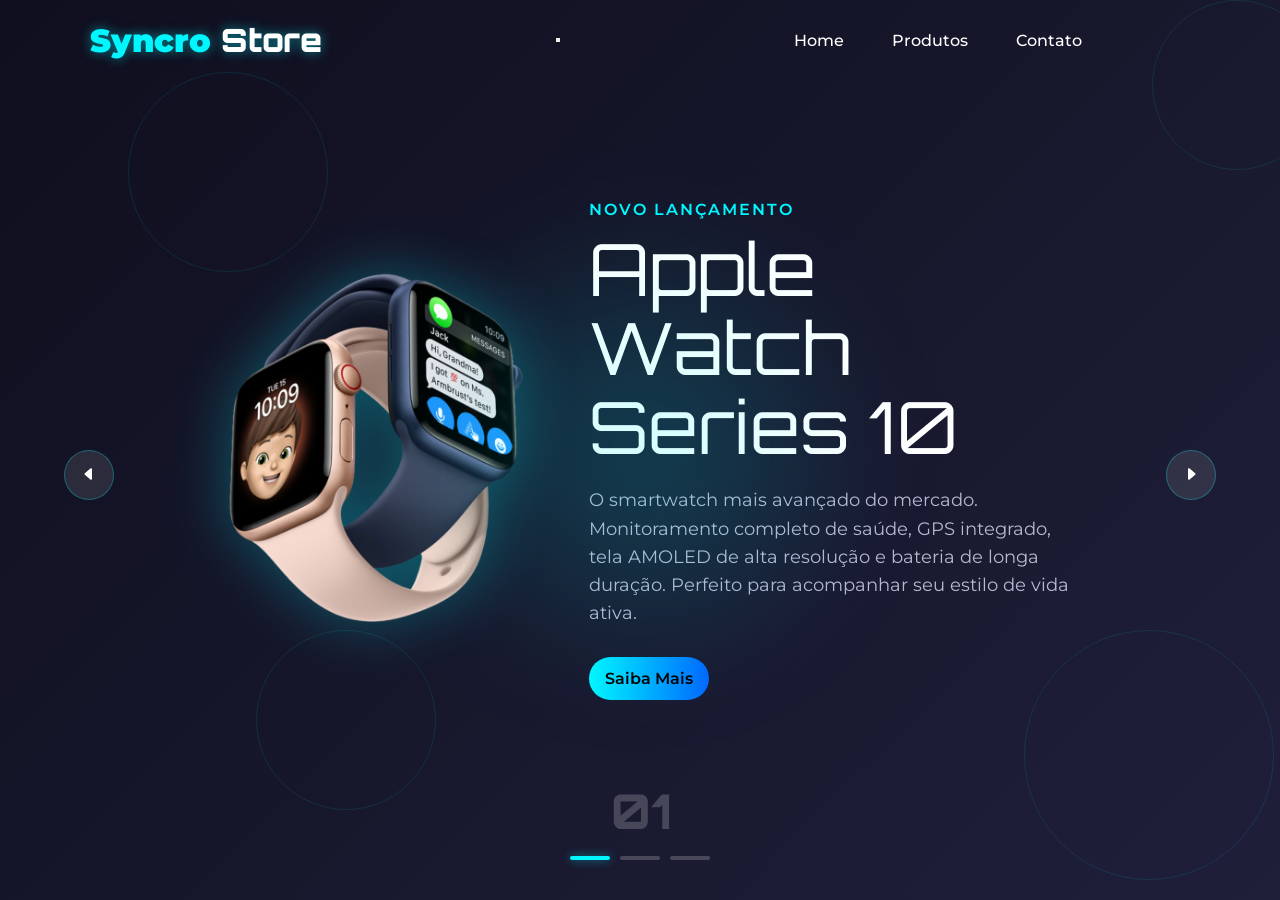
<file: index.html>
<!DOCTYPE html>
<html lang="pt-br">
<head>
    <meta charset="UTF-8">
    <meta name="viewport" content="width=device-width, initial-scale=1.0">
    <meta name="theme-color" content="#0f0f1e">
    <title>Syncro Store</title>
    <link rel="shortcut icon" href="./assets/favicon.ico" type="image/x-icon">
    <link rel="preconnect" href="https://fonts.googleapis.com">
    <link rel="preconnect" href="https://fonts.gstatic.com" crossorigin>
    <link href="https://fonts.googleapis.com/css2?family=Montserrat:ital,wght@0,100..900;1,100..900&family=Orbitron:wght@400..900&display=swap" rel="stylesheet">
    <link rel="stylesheet" href="./styles/style.css">
    <link rel="stylesheet" href="./styles/responsive.css">
</head>
<body>
    <header>
        <a href="index.html" class="logo" id="logo">
            <span>Syncro</span> Store
        </a>
        <button class="menu-toggle" type="button" aria-label="Abrir menu" aria-expanded="false" aria-controls="main-nav">
            <span></span>
            <span></span>
            <span></span>
        </button>
        <nav id="main-nav">
            <a href="index.html">Home</a>
            <a href="produtos.html">Produtos</a>
            <a href="contato.html">Contato</a>
        </nav>
    </header>

    <main class="container">
        <div class="tech-circle">
            <div class="circle"></div>
            <div class="circle"></div>
            <div class="circle"></div>
            <div class="circle"></div>
        </div>

        <div class="list">
            <div class="item active">

                <div class="product-img">
                    <img src="assets/apple-watch.png" alt="Image of Apple Watch">
                </div>
                <div class="content">
                    <p class="product-tag">Novo Lançamento</p>
                    <p class="product-name">Apple Watch Series 10</p>
                    <p class="product-description">O smartwatch mais avançado do mercado. Monitoramento completo de saúde, GPS integrado, tela AMOLED de alta resolução e bateria de longa duração. Perfeito para acompanhar seu estilo de vida ativa.</p>
                    <button class="btn">Saiba Mais</button>
                </div>
            </div>

            <div class="item">
                 <div class="product-img">
                    <img src="assets/air-pods.png" alt="Image of Air Pods Max">
                </div>
                <div class="content">
                    <p class="product-tag">Som Premium</p>
                    <p class="product-name">AirPods Max</p>
                    <p class="product-description">Experimente o som em sua forma mais pura. Cancelamento de ruído adaptativo, qualidade de áudio excepcional e design ergonômico para o máximo conforto. Sua música nunca soou tão bem.</p>
                    <button class="btn">Saiba Mais</button>
                </div>
            </div>

            <div class="item">
                 <div class="product-img">
                    <img src="assets/vision-pro.png" alt="Image vision pro">
                </div>
                <div class="content">
                    <p class="product-tag">Alta Performance</p>
                    <p class="product-name">Vision Pro</p>
                    <p class="product-description">O óculos de realidade aumentada mais avançado do mercado. Experiência imersiva, interface intuitiva e design elegante para transformar sua forma de interagir com o mundo digital. Inovação ao alcance dos olhos.</p>
                    <button class="btn">Saiba Mais</button>
                </div>
            </div>
        </div>

        <div class="arrows">
            <button class="arrow-btn" id="prev">
                <svg xmlns="http://www.w3.org/2000/svg" width="16" height="16" fill="#fff" class="bi bi-caret-left-fill"
                    viewBox="0 0 16 16">
                    <path
                        d="m3.86 8.753 5.482 4.796c.646.566 1.658.106 1.658-.753V3.204a1 1 0 0 0-1.659-.753l-5.48 4.796a1 1 0 0 0 0 1.506z" />
                </svg>
            </button>
            <button class="arrow-btn" id="next">
                <svg xmlns="http://www.w3.org/2000/svg" width="16" height="16" fill="#fff" class="bi bi-caret-right-fill" viewBox="0 0 16 16">
                    <path d="m12.14 8.753-5.482 4.796c-.646.566-1.658.106-1.658-.753V3.204a1 1 0 0 1 1.659-.753l5.48 4.796a1 1 0 0 1 0 1.506z"/>
                </svg>
            </button>
        </div>

        <div class="indicators">
            <div class="numbers">01</div>
            <div class="dots">
                <div class="dot active"></div>
                <div class="dot"></div>
                <div class="dot"></div>
            </div>
        </div>
    </main>
</body>

<script src="./scripts/script.js"></script>
</html>
</file>
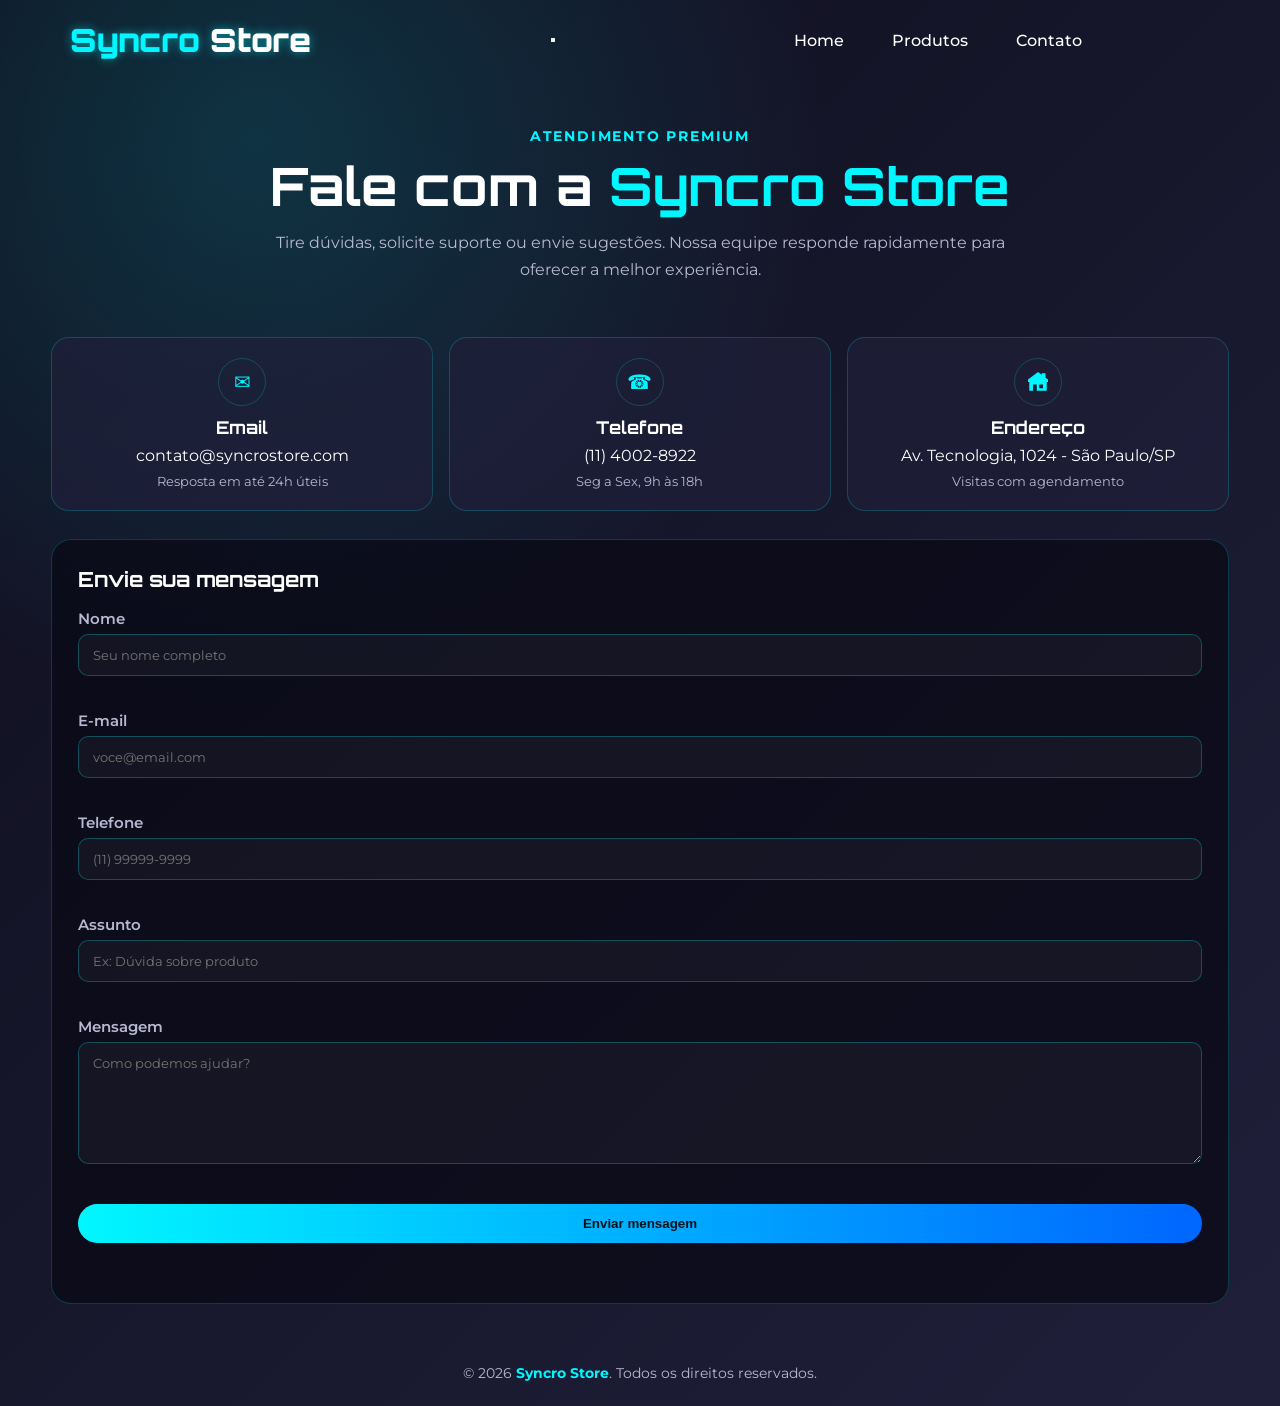
<file: contato.html>
<!DOCTYPE html>
<html lang="pt-br">
<head>
    <meta charset="UTF-8">
    <meta name="viewport" content="width=device-width, initial-scale=1.0">
    <meta name="theme-color" content="#0f0f1e">
    <title>Contato | Syncro Store</title>
    <link rel="shortcut icon" href="./assets/favicon.ico" type="image/x-icon">
    <meta name="theme-color" content="#0f0f1e">
    <link rel="preconnect" href="https://fonts.googleapis.com">
    <link rel="preconnect" href="https://fonts.gstatic.com" crossorigin>
    <link href="https://fonts.googleapis.com/css2?family=Montserrat:ital,wght@0,100..900;1,100..900&family=Orbitron:wght@400..900&display=swap" rel="stylesheet">

    <link rel="stylesheet" href="./styles/contato.css">
    <link rel="stylesheet" href="./styles/responsive.css">
</head>
<body>
    <header>
        <a href="index.html" class="logo" id="logo">
            <span>Syncro</span> Store
        </a>
        <button class="menu-toggle" type="button" aria-label="Abrir menu" aria-expanded="false" aria-controls="main-nav">
            <span></span>
            <span></span>
            <span></span>
        </button>
        <nav id="main-nav">
            <a href="index.html">Home</a>
            <a href="produtos.html">Produtos</a>
            <a href="contato.html" class="active-link">Contato</a>
        </nav>
    </header>

    <main class="container-contact">
        <section class="hero">
            <p class="hero-tag">Atendimento Premium</p>
            <h1 class="hero-title">Fale com a <span>Syncro Store</span></h1>
            <p class="hero-subtitle">
                Tire dúvidas, solicite suporte ou envie sugestões. Nossa equipe responde rapidamente para oferecer a melhor experiência.
            </p>
        </section>

        <section class="contact-grid">
            <article class="contact-card">
                <div class="card-icon">✉</div>
                <h2>Email</h2>
                <p>contato@syncrostore.com</p>
                <small>Resposta em até 24h úteis</small>
            </article>

            <article class="contact-card">
                <div class="card-icon">☎</div>
                <h2>Telefone</h2>
                <p>(11) 4002-8922</p>
                <small>Seg a Sex, 9h às 18h</small>
            </article>

            <article class="contact-card">
                <div class="card-icon">
                    <svg width="20px" height="20px" viewBox="0 0 16 16" fill="none" xmlns="http://www.w3.org/2000/svg"><g id="SVGRepo_bgCarrier" stroke-width="0"></g><g id="SVGRepo_tracerCarrier" stroke-linecap="round" stroke-linejoin="round"></g><g id="SVGRepo_iconCarrier"> <path fill-rule="evenodd" clip-rule="evenodd" d="M8 0L0 6V8H1V15H4V10H7V15H15V8H16V6L14 4.5V1H11V2.25L8 0ZM9 10H12V13H9V10Z" fill="#00f7ff"></path> </g></svg>
                </div>
                <h2>Endereço</h2>
                <p>Av. Tecnologia, 1024 - São Paulo/SP</p>
                <small>Visitas com agendamento</small>
            </article>
        </section>

        <section class="form-section">
            <h2>Envie sua mensagem</h2>
            <form id="contactForm" novalidate>
                <div class="input-group">
                    <label for="name">Nome</label>
                    <input type="text" id="name" name="name" class="form-input" placeholder="Seu nome completo" required>
                    <span class="error-message" data-error-for="name"></span>
                </div>

                <div class="input-group">
                    <label for="email">E-mail</label>
                    <input type="email" id="email" name="email" class="form-input" placeholder="voce@email.com" required>
                    <span class="error-message" data-error-for="email"></span>
                </div>

                <div class="input-group">
                    <label for="phone">Telefone</label>
                    <input type="tel" id="phone" name="phone" class="form-input" placeholder="(11) 99999-9999" maxlength="15">
                    <span class="error-message" data-error-for="phone"></span>
                </div>

                <div class="input-group">
                    <label for="subject">Assunto</label>
                    <input type="text" id="subject" name="subject" class="form-input" placeholder="Ex: Dúvida sobre produto" required>
                    <span class="error-message" data-error-for="subject"></span>
                </div>

                <div class="input-group">
                    <label for="message">Mensagem</label>
                    <textarea id="message" name="message" class="form-textarea" rows="6" placeholder="Como podemos ajudar?" required></textarea>
                    <span class="error-message" data-error-for="message"></span>
                </div>

                <button type="submit" class="btn-submit">Enviar mensagem</button>
                <p id="formStatus" class="form-status" aria-live="polite"></p>
            </form>
        </section>
    </main>

    <footer>
        <p>&copy; 2026 <span>Syncro Store</span>. Todos os direitos reservados.</p>
    </footer>

    <script src="./scripts/contato.js"></script>
</body>
</html>
</file>
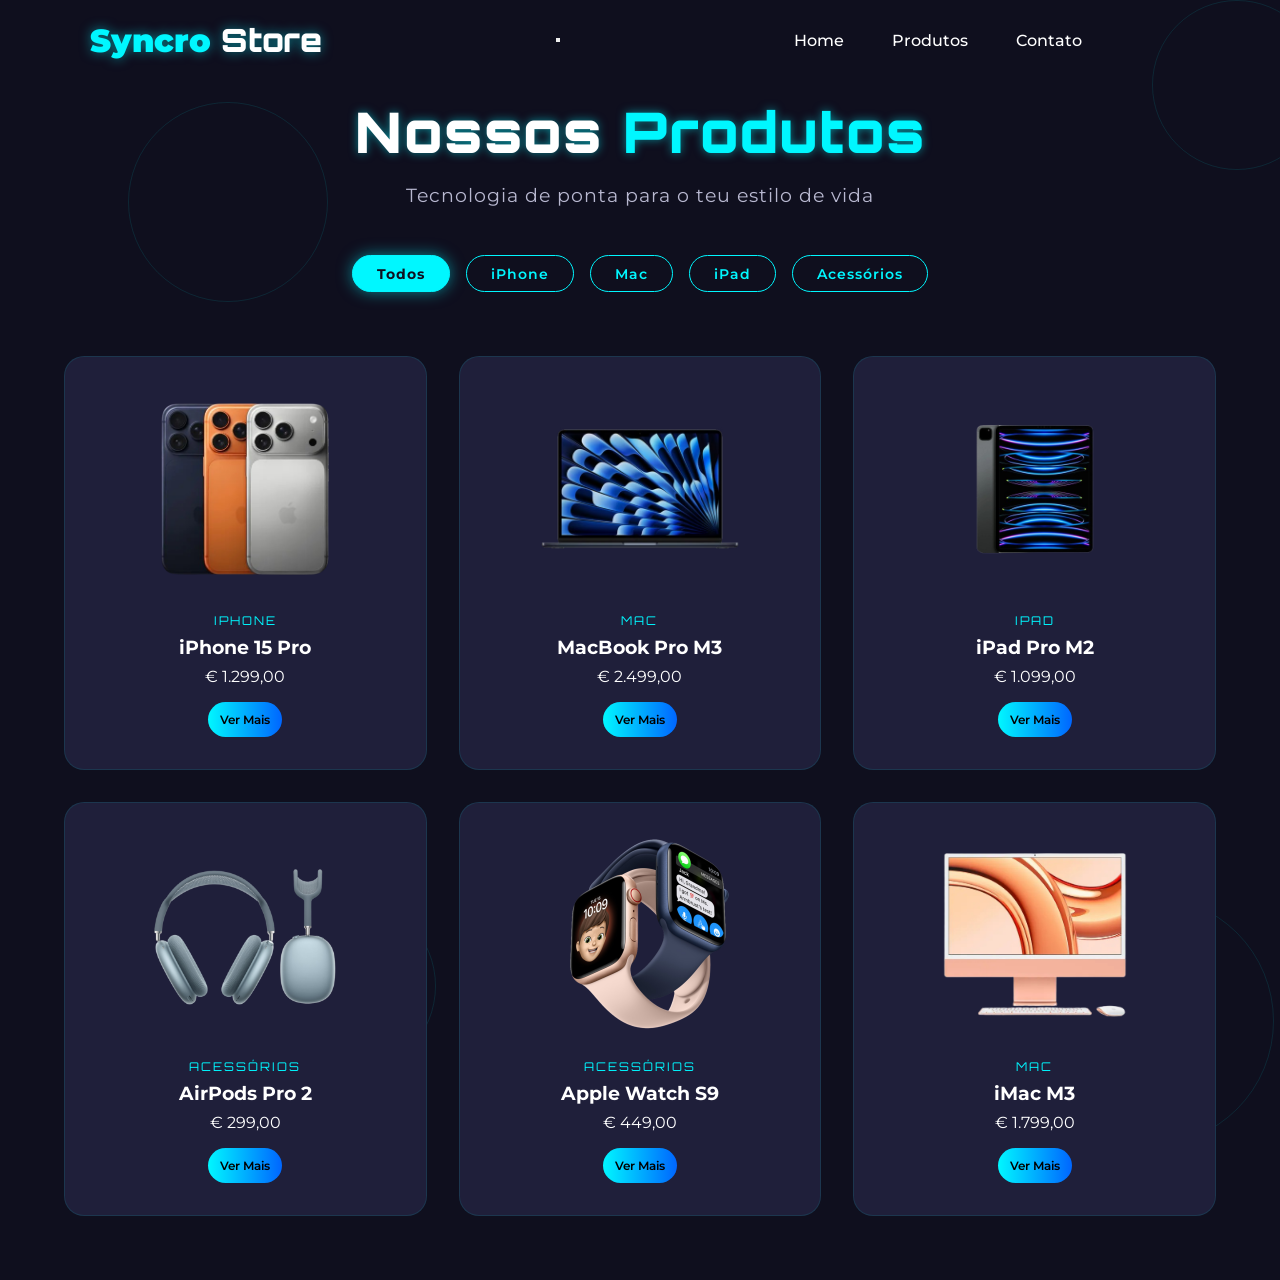
<file: produtos.html>
<!DOCTYPE html>
<html lang="pt-br">
<head>
    <meta charset="UTF-8">
    <meta name="viewport" content="width=device-width, initial-scale=1.0">
    <title>Syncro Store - Produtos</title>
    <meta name="theme-color" content="#0f0f1e">
    <link rel="preconnect" href="https://fonts.googleapis.com">
    <link rel="shortcut icon" href="./assets/favicon.ico" type="image/x-icon">
    <link rel="preconnect" href="https://fonts.gstatic.com" crossorigin>
    <link href="https://fonts.googleapis.com/css2?family=Montserrat:ital,wght@0,100..900;1,100..900&family=Orbitron:wght@400..900&display=swap" rel="stylesheet" rel="noopener noreferrer">
    <link rel="stylesheet" href="./styles/style.css">
    <link rel="stylesheet" href="./styles/produtos.css">
    <link rel="stylesheet" href="./styles/responsive.css">
    <link rel="stylesheet" href="./styles/animation.css">
</head>
<body>

    <!-- HEADER -->
    <header>
        <a href="index.html" class="logo" id="logo">
            <span>Syncro</span> Store
        </a>
        <button class="menu-toggle" type="button" aria-label="Abrir menu" aria-expanded="false" aria-controls="main-nav">
            <span></span>
            <span></span>
            <span></span>
        </button>
        <nav id="main-nav">
            <a href="index.html">Home</a>
            <a href="produtos.html" class="active">Produtos</a>
            <a href="contato.html">Contato</a>
        </nav>
    </header>
    
<main class="container-products">
    
        <div class="tech-circle">
                <div class="circle"></div>
                <div class="circle"></div>
                <div class="circle"></div>
                <div class="circle"></div>
        </div>
    
        <section class="products-hero">
            <h1 class="page-title">Nossos <span>Produtos</span></h1>
            <p class="page-subtitle">Tecnologia de ponta para o teu estilo de vida</p>
        </section>
    
        <section class="filters">
            <button class="filter-btn active" data-filter="all">Todos</button>
            <button class="filter-btn" data-filter="iphone">iPhone</button>
            <button class="filter-btn" data-filter="mac">Mac</button>
            <button class="filter-btn" data-filter="ipad">iPad</button>
            <button class="filter-btn" data-filter="acessorios">Acessórios</button>
        </section>
    
        <section class="products-grid">
    
            <div class="product-card animate-on-scroll" data-category="iphone">
                <div class="card-img-wrapper">
                    <img src="./assets/iphones.png" alt="iPhone 15 Pro" class="card-img">
                </div>
                <div class="card-info">
                    <span class="card-category">iPhone</span>
                    <h3 class="card-title">iPhone 15 Pro</h3>
                    <p class="card-price">€ 1.299,00</p>
                    <button class="btn-pulse">Ver Mais</button>
                </div>
            </div>
    
            <div class="product-card animate-on-scroll" data-category="mac">
                <div class="card-img-wrapper">
                    <img src="assets/macbook-m3.png" alt="MacBook Pro" class="card-img">
                </div>
                <div class="card-info">
                    <span class="card-category">Mac</span>
                    <h3 class="card-title">MacBook Pro M3</h3>
                    <p class="card-price">€ 2.499,00</p>
                    <button class="btn-pulse">Ver Mais</button>
                </div>
            </div>
    
            <div class="product-card animate-on-scroll" data-category="ipad">
                <div class="card-img-wrapper">
                    <img src="assets/iPadPro.png" alt="iPad Pro" class="card-img">
                </div>
                <div class="card-info">
                    <span class="card-category">iPad</span>
                    <h3 class="card-title">iPad Pro M2</h3>
                    <p class="card-price">€ 1.099,00</p>
                    <button class="btn-pulse">Ver Mais</button>
                </div>
            </div>
    
            <div class="product-card animate-on-scroll" data-category="acessorios">
                <div class="card-img-wrapper">
                    <img src="./assets/air-pods.png" alt="AirPods Pro" class="card-img">
                </div>
                <div class="card-info">
                    <span class="card-category">Acessórios</span>
                    <h3 class="card-title">AirPods Pro 2</h3>
                    <p class="card-price">€ 299,00</p>
                    <button class="btn-pulse">Ver Mais</button>
                </div>
            </div>
    
            <div class="product-card animate-on-scroll" data-category="acessorios">
                <div class="card-img-wrapper">
                    <img src="./assets/apple-watch.png" alt="Apple Watch" class="card-img">
                </div>
                <div class="card-info">
                    <span class="card-category">Acessórios</span>
                    <h3 class="card-title">Apple Watch S9</h3>
                    <p class="card-price">€ 449,00</p>
                    <button class="btn-pulse">Ver Mais</button>
                </div>
            </div>
    
            <div class="product-card animate-on-scroll" data-category="mac">
                <div class="card-img-wrapper">
                    <img src="assets/imac-m3.png" alt="iMac" class="card-img">
                </div>
                <div class="card-info">
                    <span class="card-category">Mac</span>
                    <h3 class="card-title">iMac M3</h3>
                    <p class="card-price">€ 1.799,00</p>
                    <button class="btn-pulse">Ver Mais</button>
                </div>
            </div>
    
        </section>
</main>

    <script src="scripts/produtos.js"></script>
</body>
</html>
</file>
<file: styles/style.css>
@charset "UTF-8";

* {
    margin: 0;
    padding: 0;
    box-sizing: border-box;
    list-style: none;
    font-family: "Montserrat", sans-serif;
}

body{
    background-color: #0f0f1e;
    color: #fff;
    font-size: 16px;
    overflow: hidden;
    opacity: 0;
    animation: pageReveal 0.9s ease-out forwards;
}

@keyframes pageReveal {
    from {
        opacity: 0;
        transform: translateY(12px);
    }
    to {
        opacity: 1;
        transform: translateY(0);
    }
}

header{
    position: fixed;
    width: 90vw;
    top: 0;
    padding: 20px 70px;
    display: flex;
    justify-content: space-between;
    align-items: center;
    z-index: 3;
    opacity: 0;
    transform: translateY(-16px);
    animation: headerDropIn 0.8s ease-out 0.2s forwards;
}

@keyframes headerDropIn {
    to {
        opacity: 1;
        transform: translateY(0);
    }
}

.logo {
    font-family: "Orbitron", sans-serif;
    font-size: 2rem;
    padding-left: 20px;
    font-weight: 900;
    color: #fff;
    text-shadow: 0 0 12px rgba(0, 247, 255, 0.5);
    cursor: pointer;
    text-decoration: none;
}

.logo span {
    color: #00f7ff;
}

header nav {
    display: flex;
    gap: 48px;
}
header nav a {
    position: relative;
    padding: 5px 0;
    font-weight: 500;
    cursor: pointer;
    text-decoration: none;
    color: inherit;
}
header nav a::after {
    content: '';
    position: absolute;
    left: 0;
    bottom: 0;
    width: 0;
    height: 2px;
    background-color: #00f7ff;
    transition: width 0.6s ease;
}

header nav a:hover::after {
    width: 100%;
}

.container {
    height: 100dvh;
    position: relative;
    background: linear-gradient(135deg, #0f0f1e 0%, #1f1f3a 100%);
    overflow: hidden;
}

.container::before {
    content: '';
    position: absolute;
    width: 500px;
    height: 500px;
    border-radius: 50%;
    background: radial-gradient(circle, rgba(0, 247, 255, 0.2) 0%, rgba(15, 15, 30, 0) 70%);
    top: 50%;
    left: 50%;
    transform: translate(-50%, -50%);
    filter: blur(50px);
    z-index: 1;
    animation: pulse 5s infinite;
}

@keyframes pulse {
    0%{
        opacity: 0.5;
        transform: translate(-50%, -50%) scale(0.8);
    }
    100%{
        opacity: 1;
        transform: translate(-50%, -50%) scale(1.5);
    }
}

.list {
    width: 80%;
    height: 100%;
    margin: 0 auto;
    position: relative;
}

.item {
    position: absolute;
    inset: 0;
    display: flex;
    justify-content: center;
    align-items: center;
    opacity: 0;

    /*  ANIMAÇÃO    */
    transform: translateX(100vw);
    transition: transform 0.7s ease-in-out, opacity 0.7s ease-in-out;
}

.active {
    opacity: 1;
    transform: translateX(0);
}

.product-img {
    width: 45%;
    height: 100%;
    display: flex;
    align-items: center;
    justify-content: center;
    position: relative;
    z-index: 2;
}

.product-img img {
    max-width: 80%;
    max-height: 60%;
    filter: drop-shadow(0 0 30px rgba(0, 247, 255, 0.3));
    
    /*  ANIMAÇÃO   */
    transform: translateX(200px);
    opacity: 0;
    transition: transform 0.6s ease, opacity 0.6s ease;
    transition-delay: 0.6s;
}

.active .product-img img {
    transform: translateX(0);
    opacity: 1;
}
.content {
    width: 55%;
    padding-right: 80px;
    display: flex;
    align-items: flex-start;
    justify-content: center;
    z-index: 2;
    flex-direction: column;
}

.product-tag {
    font-size: 1rem;
    text-transform: uppercase;
    color: #00f7ff;
    font-weight: 600;
    letter-spacing: 2px;
    margin-bottom: 10px;

    /*  ANIMAÇÃO   */
    transform: translateX(200px);
    opacity: 0;
    transition: transform 0.6s ease, opacity 0.6s ease;
    transition-delay: 0.6s;
}

.active .product-tag {
    transform: translateX(0);
    opacity: 1;

}

.product-name {
    font-size: 4.5rem;
    font-family: "Orbitron", sans-serif;
    line-height: 1.1;
    margin-bottom: 20px;
/*  ANIMAÇÃO   */
    transform: translateX(200px);
    opacity: 0;
    transition: transform 0.6s ease, opacity 0.6s ease;
    transition-delay: 0.6s;
}

.active .product-name {
    transform: translateX(0);
    opacity: 1;
}

.product-description{
    font-size: 1.1rem;
    color: #b8b8d0;
    line-height: 1.6;
    margin-bottom: 30px;
    max-width: 600px;

    /*  ANIMAÇÃO   */
    transform: translateX(200px);
    opacity: 0;
    transition: transform 0.6s ease, opacity 0.6s ease;
    transition-delay: 0.6s;
}

.active .product-description {
    transform: translateX(0);
    opacity: 1;
}

.btn {
    padding: 12px 16px;
    background: linear-gradient(90deg, #00f7ff, #0066ff);
    border-radius: 30px;
    color: #000;
    font-size: 1rem;
    font-weight: 600;
    cursor: pointer;
    border: none;
    transition: all 0.3s ease;

    /*  ANIMAÇÃO   */
    transform: translateX(200px);
    opacity: 0;
    transition: transform 0.6s ease, opacity 0.6s ease;
    transition-delay: 0.6s;
}

.active .btn {
    transform: translateX(0);
    opacity: 1;
}

.btn:hover{
    opacity: 0.8;
    transform: scale(1.05);
    box-shadow: 0 0 15px rgba(0, 247, 255, 0.6);
}

.arrows {
    position: absolute;
    width: 90%;
    display: flex;
    justify-content: space-between;
    top: 50%;
    left: 50%;
    transform: translate(-50%, -50%);
    z-index: 5;
    opacity: 0;
    animation: fadeInUp 0.7s ease-out 0.45s forwards;
}

.arrow-btn {
    width: 50px;
    height: 50px;
    border-radius: 50%;
    cursor: pointer;
    background-color: rgba(255, 255, 255, 0.1);
    border: 1px solid #00f7ff4d;
}

.arrow-btn:hover {
    background-color: rgba(0, 247, 255, 0.2);
    border-color: #00f7ff;
}

.indicators {
    position: absolute;
    bottom: 40px;
    left: 50%;
    transform: translateX(-50%);
    display: flex;
    flex-direction: column;
    align-items: center;
    gap: 15px;
    z-index: 5;
    opacity: 0;
    animation: fadeInUp 0.7s ease-out 0.55s forwards;
}

@keyframes fadeInUp {
    from {
        opacity: 0;
        transform: translate(-50%, 10px);
    }
    to {
        opacity: 1;
        transform: translate(-50%, 0);
    }
}

.numbers {
    font-family: "Orbitron", sans-serif;
    font-size: 3rem;
    font-weight: 800;
    color: rgba(255, 255, 255, 0.2);
}
.dots {
    display: flex;
    gap: 10px;
}

.dot{
    width: 40px;
    height: 4px;
    background-color: rgba(255, 255, 255, 0.2);
    border-radius: 2px;
}

.dot.active {
    background-color: #00f7ff;
    box-shadow: 0 0 10px rgba(0, 247, 255, 0.5);
}

.tech-circle{
    position: absolute;
    top: 0;
    left: 0;
    width: 100%;
    height: 100%;
    overflow: hidden;
}

@keyframes move-circle-1 {
     0% {
        transform: translate(0, 0) scale(1);
        border-color: rgba(0, 247, 255, 0.1);
    }
    50% {
        transform: translate(-20px, -15px) scale(1.3);
        border-color: rgba(0, 247, 255, 0.2);
    }
    100% {
        transform: translate(0, 0) scale(1);
        border-color: rgba(0, 247, 255, 0.1);
    }
}

@keyframes move-circle-2 {
     0% {
        transform: translate(0, 0) scale(1.5);
        border-color: rgba(0, 247, 255, 0.1);
    }
    50% {
        transform: translate(-20px, -15px) scale(1);
        border-color: rgba(0, 247, 255, 0.2);
    }
    100% {
        transform: translate(0, 0) scale(1.5);
        border-color: rgba(0, 247, 255, 0.1);
    }
}

@keyframes move-circle-3 {
     0% {
        transform: translate(0, 0) scale(1);
        border-color: rgba(0, 247, 255, 0.1);
    }
    50% {
        transform: translate(-20px, -15px) scale(1.9);
        border-color: rgba(0, 247, 255, 0.2);
    }
    100% {
        transform: translate(0, 0) scale(1);
        border-color: rgba(0, 247, 255, 0.1);
    }
}

@keyframes move-circle-4 {
    0% {
        transform: translate(0, 0) scale(1);
        border-color: rgba(0, 247, 255, 0.1);
    }
    50% {
        transform: translate(-20px, -15px) scale(1.6);
        border-color: rgba(0, 247, 255, 0.19);
    }
    100% {
        transform: translate(0, 0) scale(1);
        border-color: rgba(0, 247, 255, 0.1);
    }
}

.circle {
    position: absolute;
    border-radius: 50%;
    border: 1px solid rgba(0, 247, 255, 0.1);
    animation-iteration-count: infinite;
    animation-timing-function: ease-in-out;
}

.circle:nth-child(1) {
    width: 200px;
    height: 200px;
    top: 8%;
    left: 10%;
    animation-name: move-circle-1;
    animation-duration: 8s;
    animation-delay: 1s;
}

.circle:nth-child(2) {
    width: 250px;
    height: 250px;
    top: 70%;
    left: 80%;
    animation-name: move-circle-2;
    animation-duration: 10s;
    animation-delay: 1s;
}

.circle:nth-child(3) {
    width: 180px;
    height: 180px;
    top: 70%;
    left: 20%;
    animation-name: move-circle-3;
    animation-duration: 9s;
    animation-delay: 2s;
}

.circle:nth-child(4) {
    width: 170px;
    height: 170px;
    top: 0%;
    left: 90%;
    animation-name: move-circle-4;
    animation-duration: 11s;
    animation-delay: 0.5s;
}
</file>
<file: styles/responsive.css>
/* Responsividade global (tablet e celular) */
/* Mantém desktop inalterado ao atuar apenas por media queries */

/* ===== TABLET ===== */
@media (max-width: 1024px) {
    body {
        overflow-x: hidden;
    }

    header {
        width: 100%;
        padding: 16px 24px;
        gap: 12px;
        flex-wrap: wrap;
        justify-content: space-between;
        align-items: center;
    }

    .logo {
        font-size: 1.7rem;
        padding-left: 0;
        text-align: left;
    }

    .menu-toggle {
        width: 44px;
        height: 44px;
        border: 1px solid rgba(0, 247, 255, 0.35);
        background: rgba(15, 15, 30, 0.9);
        border-radius: 10px;
        display: flex;
        flex-direction: column;
        justify-content: center;
        align-items: center;
        gap: 5px;
        cursor: pointer;
        z-index: 30;
    }

    .menu-toggle span {
        width: 20px;
        height: 2px;
        background: #00f7ff;
        border-radius: 2px;
        transition: transform 0.3s ease, opacity 0.3s ease;
    }

    body.menu-open .menu-toggle span:nth-child(1) {
        transform: translateY(7px) rotate(45deg);
    }

    body.menu-open .menu-toggle span:nth-child(2) {
        opacity: 0;
    }

    body.menu-open .menu-toggle span:nth-child(3) {
        transform: translateY(-7px) rotate(-45deg);
    }

    header nav,
    nav {
        width: 100%;
        display: flex;
        flex-direction: column;
        align-items: center;
        justify-content: center;
        flex-wrap: nowrap;
        gap: 14px;
        max-height: 0;
        overflow: hidden;
        opacity: 0;
        pointer-events: none;
        transition: max-height 0.35s ease, opacity 0.25s ease;
    }

    body.menu-open header nav,
    body.menu-open nav {
        max-height: 240px;
        opacity: 1;
        pointer-events: auto;
        margin-top: 8px;
    }

    body.menu-open::before {
        content: "";
        position: fixed;
        inset: 0;
        background: rgba(7, 10, 20, 0.45);
        backdrop-filter: blur(6px);
        -webkit-backdrop-filter: blur(6px);
        z-index: 20;
        pointer-events: none;
    }

    body.menu-open header {
        z-index: 30;
    }

    header nav a,
    nav a {
        width: 100%;
        max-width: 300px;
        text-align: center;
        padding: 10px 12px;
        border-radius: 10px;
        background: rgba(0, 247, 255, 0.08);
        border: 1px solid rgba(0, 247, 255, 0.15);
    }

    .container {
        width: 100%;
    }

    /* Home */
    .list {
        width: 92%;
        padding-top: 86px;
    }

    .item {
        gap: 24px;
    }

    .product-img img {
        max-width: 92%;
        max-height: 52%;
    }

    .content {
        padding-right: 16px;
    }

    .product-name {
        font-size: 3.1rem;
    }

    .product-description {
        font-size: 1rem;
        line-height: 1.5;
    }

    .arrows {
        width: 96%;
    }

    .indicators {
        bottom: 20px;
    }

    .numbers {
        font-size: 2.3rem;
    }

    /* Produtos */
    .products-hero {
        padding: 6rem 1.5rem 1rem;
        width: 100vw;
        margin: 20px 0px;
    }

    .page-title {
        font-size: 2.8rem;
    }

    .filters {
        padding: 1.2rem 1rem;
        gap: 0.65rem;
    }

    .products-grid {
        grid-template-columns: repeat(2, minmax(0, 1fr));
        padding: 1.4rem 1.4rem 2.5rem;
        gap: 1.1rem;
    }

    .product-card {
        padding: 1.35rem;
    }

    .card-img {
        width: 165px;
        height: 165px;
    }

    /* Contato */
    .hero {
        padding: 18px 10px;
    }

    .hero-subtitle {
        font-size: 0.98rem;
    }

    .contact-grid {
        grid-template-columns: repeat(2, minmax(0, 1fr));
    }

    .form-section {
        padding: 22px;
    }
}

@media (max-width: 940px) {
    .container {
        margin-top: 0px;
    }

    .contact-grid {
        grid-template-columns: 1fr;
    }
}


/* ===== CELULAR ===== */
@media (max-width: 768px) {
    header {
        position: fixed;
        padding: 12px 12px;
        flex-direction: row;
        align-items: center;
        gap: 8px;
    }

    .logo {
        font-size: 1.35rem;
    }

    .menu-toggle {
        width: 40px;
        height: 40px;
    }

    header nav,
    nav {
        gap: 10px;
    }

    body.menu-open header nav,
    body.menu-open nav {
        max-height: 280px;
    }

    header nav a,
    nav a {
        font-size: 0.9rem;
        padding: 10px 12px;
    }

    /* Home */
    .container {
        height: 100vh;
    }

    .list {
        width: 94%;
        height: 100%;
        padding-top: 130px;
    }

    .item {
        flex-direction: column;
        justify-content: flex-start;
        align-items: center;
        inset: 0;
        padding-top: 8px;
    }

    .product-img {
        width: 100%;
        height: 32%;
    }

    .product-img img {
        max-height: 96%;
        max-width: 74%;
    }

    .content {
        width: 100%;
        align-items: center;
        text-align: center;
        padding: 0 8px 70px;
    }

    .product-tag {
        font-size: 0.8rem;
        margin-bottom: 8px;
    }

    .product-name {
        font-size: 2rem;
        margin-bottom: 12px;
    }

    .product-description {
        font-size: 0.92rem;
        line-height: 1.45;
        margin-bottom: 16px;
        max-width: 95%;
    }

    .btn {
        width: 100%;
        max-width: 230px;
        font-size: 0.9rem;
    }

    .arrows {
        top: auto;
        bottom: 100px;
        width: 92%;
        transform: translateX(-50%);
    }

    .arrow-btn {
        width: 40px;
        height: 40px;
    }

    .indicators {
        bottom: 40px;
        gap: 8px;
    }

    .numbers {
        font-size: 1.5rem;
    }

    .dot {
        width: 24px;
    }

    .circle:nth-child(1),
    .circle:nth-child(2),
    .circle:nth-child(3),
    .circle:nth-child(4) {
        transform: scale(0.8);
    }

    /* Produtos */
    body {
        position: static;
    }

    .container-products {
        height: auto;
        width: 100%;
        padding-top: 80px;
    }

    .products-hero {
        padding: 1rem 1rem 1rem;
    }

    .page-title {
        font-size: 2rem;
    }

    .page-subtitle {
        font-size: 0.95rem;
    }

    .filters {
        padding: 0.9rem 0.8rem;
        gap: 0.55rem;
    }

    .filter-btn {
        font-size: 0.75rem;
        padding: 0.5rem 0.9rem;
    }

    .products-grid {
        grid-template-columns: 1fr;
        padding: 1rem 1rem 2rem;
        gap: 1rem;
    }

    .product-card {
        border-radius: 16px;
        padding: 1.1rem;
    }

    .card-img {
        width: 140px;
        height: 140px;
    }

    .btn-pulse {
        width: 100%;
        max-width: 220px;
    }

    /* Contato */
    .container {
        width: min(1200px, 95%);
        margin: 0 auto 26px;
        padding-top: 90px;
        
    }
    .container-contact {
        width: min(1200px, 95%);
        margin: 0 auto 26px;
        padding-top: 90px;
        height: auto;
    }

    .hero-title {
        font-size: 1.85rem;
    }

    .hero-subtitle {
        font-size: 0.92rem;
        line-height: 1.55;
    }

    .contact-grid {
        grid-template-columns: 1fr;
        gap: 12px;
    }

    .contact-card {
        padding: 16px;
    }

    .form-section {
        padding: 16px;
        border-radius: 14px;
    }

    .form-section h2 {
        font-size: 1.1rem;
    }

    .btn-submit {
        width: 100%;
    }

    footer {
        width: 95%;
        font-size: 0.83rem;
    }
}

/* ===== CELULAR PEQUENO ===== */
@media (max-width: 480px) {
    .logo {
        font-size: 1.15rem;
    }

    .menu-toggle {
        width: 38px;
        height: 38px;
    }

    header nav,
    nav {
        gap: 8px;
    }

    header nav a,
    nav a {
        font-size: 0.82rem;
    }

    /* Home */
    .list {
        padding-top: 120px;
    }

    .product-img {
        height: 30%;
    }

    .product-img img {
        max-width: 68%;
    }

    .product-name {
        font-size: 1.55rem;
    }

    .product-description {
        font-size: 0.84rem;
        margin-bottom: 12px;
    }

    .btn {
        font-size: 0.82rem;
        padding: 10px 12px;
    }

    .arrows {
        bottom: 82px;
    }

    .arrow-btn {
        width: 36px;
        height: 36px;
    }

    .numbers {
        font-size: 1.2rem;
    }

    .dot {
        width: 18px;
        height: 3px;
    }

    /* Produtos */
    .products-hero {
        padding-top: 8px;
    }

    .page-title {
        font-size: 1.65rem;
    }

    .page-subtitle {
        font-size: 0.87rem;
    }

    .filter-btn {
        width: 100%;
        max-width: 250px;
    }

    .card-img {
        width: 122px;
        height: 122px;
    }

    .card-category {
        font-size: 0.7rem;
        letter-spacing: 1.2px;
    }

    /* Contato */
    .hero-tag {
        font-size: 0.74rem;
        letter-spacing: 1.4px;
    }

    .hero-title {
        font-size: 1.55rem;
    }

    .hero-subtitle {
        font-size: 0.86rem;
    }

    .form-input,
    .form-textarea {
        padding: 10px 11px;
        font-size: 0.9rem;
    }

    .btn-submit {
        padding: 11px 14px;
        font-size: 0.9rem;
    }
}
</file>
<file: styles/contato.css>
@charset "UTF-8";

* {
    margin: 0;
    padding: 0;
    box-sizing: border-box;
}

:root{
    --bg-1: #0f0f1e;
    --bg-2: #1f1f3a;
    --accent: #00f7ff;
    --accent-2: #0066ff;
    --text: #ffffff;
    --text-soft: #b8b8d0;
    --card: rgba(31, 31, 58, 0.72);
    --border: rgba(0, 247, 255, 0.2);
    --danger: #ff5f7a;
    --success: #5dffbf;
}

body {
    font-family: "Montserrat", sans-serif;
    background: radial-gradient(circle at 20% 10%, rgba(0, 247, 255, 0.15), transparent 35%),
                linear-gradient(135deg, var(--bg-1) 0%, var(--bg-2) 100%);
    color: var(--text);
    min-height: 100vh;
    opacity: 0;
    animation: pageFade 0.9s ease forwards;
}

@keyframes pageFade {
    from {
        opacity: 0;
        transform: translateY(12px);
    }
    to {
        opacity: 1;
        transform: translateY(0);
    }
}

header {
    position: fixed;
    width: 90vw;
    top: 0;
    padding: 20px 70px;
    display: flex;
    justify-content: space-between;
    align-items: center;
    z-index: 15;
}

.logo {
    text-decoration: none;
    color: var(--text);
    font-size: 2rem;
    font-weight: 900;
    font-family: "Orbitron", sans-serif;
    text-shadow: 0 0 10px rgba(0, 247, 255, 0.5);
}

.logo span {
    color: var(--accent);
}

nav {
    display: flex;
    gap: 48px;
}

nav a {
    text-decoration: none;
    color: inherit;
    font-weight: 500;
    position: relative;
    padding: 5px 0;
    transition: color 0.25s ease;
}


nav a::after {
    content: "";
    position: absolute;
    left: 0;
    bottom: 0px;
    width: 0;
    height: 2px;
    background: var(--accent);
    transition: width 0.6s ease;
}

nav a:hover::after {
    width: 100%;
}

.container-contact {
    min-height: 100vh;
    width: min(1200px, 92%);
    margin: 0px auto 40px;
    padding: 100px 0 20px;
    display: grid;
    gap: 28px;
}

.hero {
    text-align: center;
    padding: 26px 14px;
}

.hero-tag {
    display: inline-block;
    color: var(--accent);
    letter-spacing: 1.8px;
    text-transform: uppercase;
    font-size: 0.86rem;
    font-weight: 700;
    margin-bottom: 12px;
}

.hero-title {
    font-family: "Orbitron", sans-serif;
    font-size: clamp(2rem, 4.8vw, 3.3rem);
    line-height: 1.15;
    margin-bottom: 12px;
}

.hero-title span {
    color: var(--accent);
}

.hero-subtitle {
    max-width: 760px;
    margin: 0 auto;
    color: var(--text-soft);
    line-height: 1.7;
}

.contact-grid {
    display: grid;
    grid-template-columns: repeat(3, minmax(0, 1fr));
    gap: 16px;
}

.contact-card {
    background: var(--card);
    border: 1px solid var(--border);
    border-radius: 18px;
    padding: 20px;
    text-align: center;
    transition: transform 0.3s ease, box-shadow 0.3s ease;
}

.contact-card:hover {
    transform: translateY(-4px);
    box-shadow: 0 15px 28px rgba(0, 247, 255, 0.12);
}

.card-icon {
    width: 48px;
    height: 48px;
    margin: 0 auto 10px;
    border-radius: 50%;
    border: 1px solid var(--border);
    display: grid;
    place-items: center;
    font-size: 1.25rem;
    color: var(--accent);
}

.contact-card h2 {
    font-family: "Orbitron", sans-serif;
    margin-bottom: 8px;
    font-size: 1.1rem;
}

.contact-card p {
    margin-bottom: 6px;
}

.contact-card small {
    color: var(--text-soft);
}

.form-section {
    background: rgba(10, 10, 23, 0.76);
    border: 1px solid var(--border);
    border-radius: 20px;
    padding: 26px;
}

.form-section h2 {
    font-family: "Orbitron", sans-serif;
    margin-bottom: 18px;
    font-size: 1.3rem;
}

#contactForm {
    display: grid;
    gap: 14px;
}

.input-group {
    display: grid;
    gap: 6px;
}

label {
    font-size: 0.93rem;
    font-weight: 600;
    color: var(--text-soft);
}

.form-input,
.form-textarea {
    width: 100%;
    border: 1px solid rgba(0, 247, 255, 0.25);
    background: rgba(255, 255, 255, 0.04);
    color: var(--text);
    padding: 12px 14px;
    border-radius: 10px;
    outline: none;
    transition: border-color 0.25s ease, box-shadow 0.25s ease;
    font-family: inherit;
}

.form-input:focus,
.form-textarea:focus {
    border-color: var(--accent);
    box-shadow: 0 0 0 3px rgba(0, 247, 255, 0.15);
}

.form-textarea {
    resize: vertical;
    min-height: 120px;
}

.form-input.is-invalid,
.form-textarea.is-invalid {
    border-color: var(--danger);
    box-shadow: 0 0 0 3px rgba(255, 95, 122, 0.12);
}

.error-message {
    min-height: 16px;
    color: var(--danger);
    font-size: 0.78rem;
}

.btn-submit {
    margin-top: 4px;
    border: none;
    border-radius: 999px;
    padding: 12px 18px;
    font-weight: 700;
    cursor: pointer;
    color: #00131a;
    background: linear-gradient(90deg, var(--accent), var(--accent-2));
    transition: transform 0.25s ease, box-shadow 0.25s ease, opacity 0.25s ease;
}

.btn-submit:hover {
    transform: translateY(-1px) scale(1.01);
    box-shadow: 0 10px 24px rgba(0, 247, 255, 0.28);
}

.btn-submit:disabled {
    opacity: 0.7;
    cursor: not-allowed;
}

.form-status {
    min-height: 20px;
    font-size: 0.9rem;
    color: var(--text-soft);
}

.form-status.success {
    color: var(--success);
}

.form-status.error {
    color: var(--danger);
}

footer {
    width: min(1200px, 92%);
    margin: 0 auto 24px;
    text-align: center;
    color: var(--text-soft);
    font-size: 0.9rem;
}

footer span {
    color: var(--accent);
    font-weight: 700;
}

@media (max-width: 940px) {
    header {
        width: 94vw;
        padding: 16px 24px;
        flex-direction: column;
        gap: 10px;
    }

    nav {
        gap: 16px;
    }

    .container {
        margin-top: 150px;
    }

    .contact-grid {
        grid-template-columns: 1fr;
    }
}

@media (max-width: 560px) {
    .form-section {
        padding: 18px;
    }

    .logo {
        font-size: 1.5rem;
    }

    nav a {
        font-size: 0.92rem;
    }
}
</file>
<file: styles/produtos.css>
body {
    position: relative;
    width: 100%;
    overflow-x: hidden;
}

main {
    z-index: 0;
    width: 100vw;
    overflow-x: hidden;
}

.container-products {
    position: relative;
    width: 100%;
    min-height: 100vh;
    z-index: 1;
    overflow-y: auto;
}

.products-hero,
.filters,
.products-grid {
    position: relative;
    z-index: 1;
}

.products-hero {
    min-height: 0;
    display: flex;
    flex-direction: column;
    align-items: center;
    justify-content: center;
    text-align: center;
    padding: 6rem 2rem 1rem;
    position: relative;
    overflow: hidden;
}

.page-title {
    font-family: 'Orbitron', sans-serif;
    font-size: 3.5rem;
    font-weight: 900;
    color: #fff;
    margin-bottom: 1rem;
    text-shadow: 0 0 10px rgba(0, 247, 255, 0.5);
}

.page-title span {
    color: #00f7ff;
    font-family: 'Orbitron', sans-serif;
}

.page-subtitle {
    font-size: 1.2rem;
    color: #b8b8d0;
    letter-spacing: 1px;
}

.filters {
    display: flex;
    justify-content: center;
    gap: 1rem;
    padding: 2rem;
    flex-wrap: wrap;
}

.filter-btn {
    padding: 0.6rem 1.5rem;
    border: 1px solid #00f7ff;
    background: transparent;
    color: #00f7ff;
    font-family: 'Montserrat', sans-serif;
    font-size: 0.85rem;
    font-weight: 600;
    border-radius: 25px;
    cursor: pointer;
    transition: all 0.3s ease;
    letter-spacing: 1px;
}

.filter-btn:hover,
.filter-btn.active {
    background: #00f7ff;
    color: #0f0f1e;
    font-weight: 700;
    box-shadow: 0 0 15px rgba(0, 247, 255, 0.5);
}

.products-grid {
    display: grid;
    grid-template-columns: repeat(auto-fit, minmax(280px, 1fr));
    gap: 2rem;
    padding: 2rem 4rem 4rem;
    max-width: 1400px;
    margin: 0 auto;
}

.product-card {
    background: #1f1f3a;
    border: 1px solid rgba(0, 247, 255, 0.1);
    border-radius: 20px;
    overflow: hidden;
    display: flex;
    flex-direction: column;
    align-items: center;
    padding: 2rem;
    gap: 1.5rem;
    cursor: pointer;
}

.card-img-wrapper {
    width: 100%;
    display: flex;
    justify-content: center;
    overflow: hidden;
    border-radius: 12px;
}

.card-img {
    width: 200px;
    height: 200px;
    object-fit: contain;
    transition: transform 0.4s ease;
}

.product-card:hover .card-img {
    transform: scale(1.1);
}

.card-info {
    display: flex;
    flex-direction: column;
    align-items: center;
    gap: 0.5rem;
    text-align: center;
}

.card-category {
    font-size: 0.75rem;
    color: #00f7ff;
    letter-spacing: 2px;
    text-transform: uppercase;
    font-family: 'Orbitron', sans-serif;
}

.btn-pulse {
    margin-top: 8px;
    padding: 10px 12px;
    background: linear-gradient(90deg, #00f7ff, #0066ff);
    border-radius: 30px;
    color: #000;
    font-size: 12px;
    font-weight: 600;
    cursor: pointer;
    border: none;
    transition: all 0.3s ease;
}

.btn-pulse:hover {
    opacity: 0.8;
    transform: scale(1.05);
    box-shadow: 0 0 15px rgba(0, 247, 255, 0.6);
}
</file>
<file: styles/animation.css>
/* ========== PAGE TRANSITION ========== */
body {
    animation: pageFadeIn 0.8s ease forwards;
    overflow: auto;
}

@keyframes pageFadeIn {
    from {
        opacity: 0;
        transform: translateY(20px);
    }
    to {
        opacity: 1;
        transform: translateY(0);
    }
}

/* ========== NAVBAR ========== */
header {
    animation: slideDown 0.8s ease forwards;
}

@keyframes slideDown {
    from {
        opacity: 0;
        transform: translateY(-30px);
    }
    to {
        opacity: 1;
        transform: translateY(0);
    }
}

/* ========== LOGO ========== */
.logo {
    animation: fadeIn 1s ease forwards;
}

/* ========== NAV LINKS SEQUENCIAL ========== */
nav a:nth-child(1) { animation: fadeIn 0.5s ease 0.2s forwards; opacity: 0; }
nav a:nth-child(2) { animation: fadeIn 0.5s ease 0.4s forwards; opacity: 0; }
nav a:nth-child(3) { animation: fadeIn 0.5s ease 0.6s forwards; opacity: 0; }

@keyframes fadeIn {
    from { opacity: 0; transform: translateY(-10px); }
    to   { opacity: 1; transform: translateY(0); }
}

/* ========== ANIMATE ON SCROLL ========== */
.animate-on-scroll {
    opacity: 1;
    transform: translateY(0);
    transition: opacity 0.7s ease, transform 0.7s ease;
}

.animate-on-scroll.animate {
    opacity: 1;
    transform: translateY(0);
}

/* ========== CARDS CASCATA ========== */
.product-card:nth-child(1) { transition-delay: 0.1s; }
.product-card:nth-child(2) { transition-delay: 0.2s; }
.product-card:nth-child(3) { transition-delay: 0.3s; }
.product-card:nth-child(4) { transition-delay: 0.4s; }
.product-card:nth-child(5) { transition-delay: 0.5s; }
.product-card:nth-child(6) { transition-delay: 0.6s; }

/* ========== HOVER CARD ========== */
.product-card {
    transition: transform 0.8s ease, box-shadow 0.8s ease;
}

.product-card:hover {
    transform: translateY(-8px) scale(1.01);
    box-shadow: 0 20px 40px rgba(0, 247, 255, 0.15);
}


/* ========== FORM FOCUS ========== */
.form-input:focus,
.form-textarea:focus {
    animation: borderGlow 0.3s ease forwards;
}

@keyframes borderGlow {
    from { box-shadow: 0 0 0px rgba(0, 247, 255, 0); }
    to   { box-shadow: 0 0 10px rgba(0, 247, 255, 0.5); }
}

/* ========== ÍCONES BOUNCE ========== */
@keyframes bounce {
    0%, 100% { transform: translateY(0); }
    50%       { transform: translateY(-8px); }
}

.contact-icon {
    animation: bounce 2s infinite;
}

.contact-item:nth-child(1) .contact-icon { animation-delay: 0s; }
.contact-item:nth-child(2) .contact-icon { animation-delay: 0.3s; }
.contact-item:nth-child(3) .contact-icon { animation-delay: 0.6s; }

/* ========== TÍTULO PÁGINAS ========== */
.page-title {
    animation: titleSlide 0.8s ease forwards;
}

@keyframes titleSlide {
    from {
        opacity: 0;
        transform: translateY(-30px);
        letter-spacing: 10px;
    }
    to {
        opacity: 1;
        transform: translateY(0);
        letter-spacing: 2px;
    }
}
</file>
